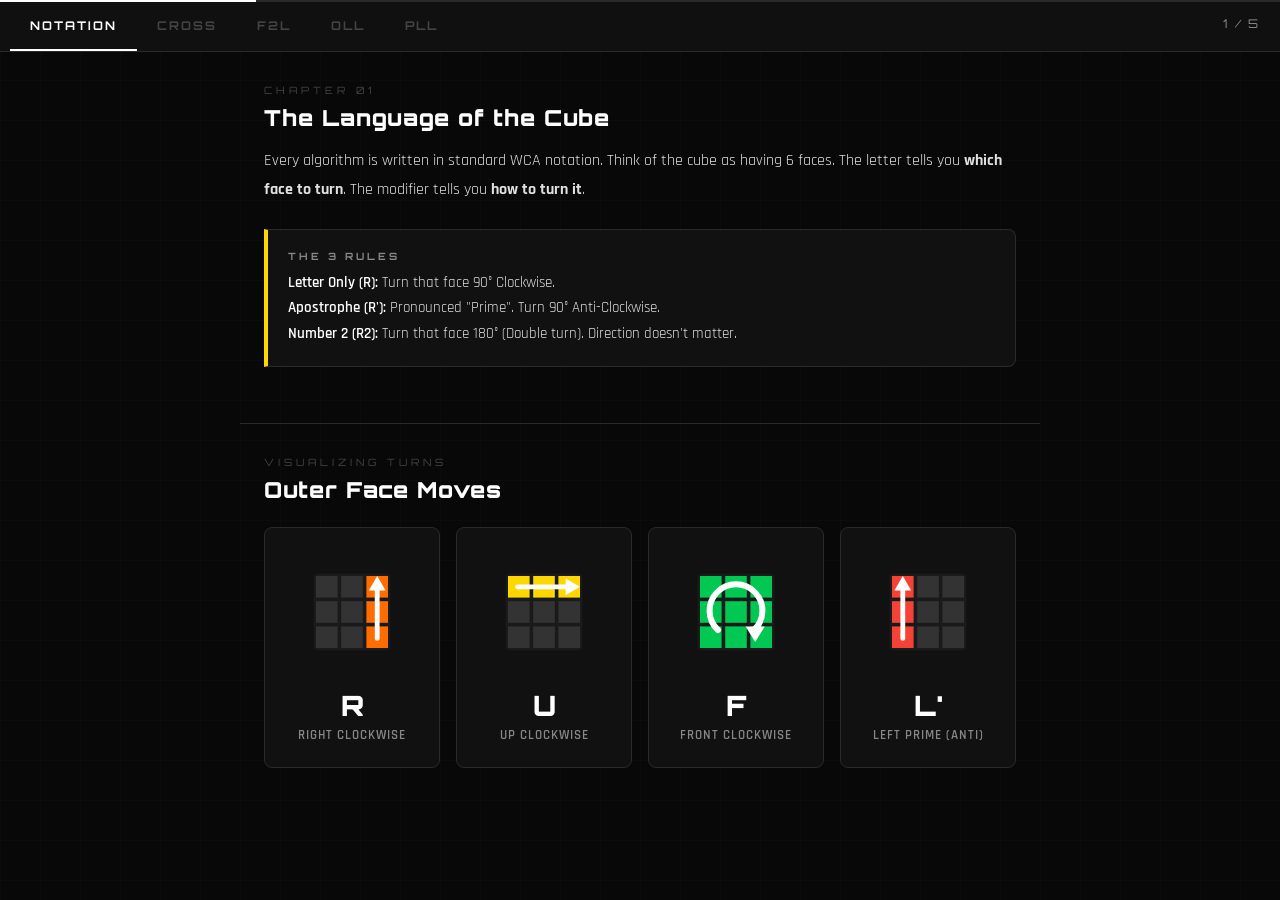
<file: learn.html>
<!DOCTYPE html>
<html lang="en">
<head>
<meta charset="UTF-8">
<meta name="viewport" content="width=device-width, initial-scale=1.0, user-scalable=no">
<meta name="theme-color" content="#080808">
<title>CUBE AI — Learn</title>
<link rel="preconnect" href="https://fonts.googleapis.com">
<link href="https://fonts.googleapis.com/css2?family=Orbitron:wght@400;700;900&family=Rajdhani:wght@300;400;500;600;700&display=swap" rel="stylesheet">
<style>
:root {
  --bg: #080808; --bg2: #111111; --bg3: #1a1a1a;
  --w: #ffffff; --g1: #e0e0e0; --g2: #888888; --g3: #444444; --g4: #2a2a2a;
  --border: 1px solid #2a2a2a; --border-w: 1px solid #ffffff;
  --fd: 'Orbitron', monospace; --fb: 'Rajdhani', sans-serif;
  
  /* Cube Colors */
  --cY: #ffd700; --cW: #ffffff; --cG: #00c853; 
  --cB: #2979ff; --cR: #f44336; --cO: #ff6d00; 
  --cGray: #333333; --cDark: #1a1a1a;
}

* { margin: 0; padding: 0; box-sizing: border-box; }
html, body { width: 100%; height: 100%; background: var(--bg); color: var(--w); font-family: var(--fb); overflow: hidden; }

/* Background Grid */
.grid-bg { position: fixed; inset: 0; pointer-events: none; z-index: 0; background-image: linear-gradient(rgba(255,255,255,0.02) 1px, transparent 1px), linear-gradient(90deg, rgba(255,255,255,0.02) 1px, transparent 1px); background-size: 40px 40px; }
#app { position: relative; z-index: 1; width: 100%; height: 100%; display: flex; flex-direction: column; }

/* Header & Nav */
.chapter-indicator { position: fixed; top: 16px; right: 20px; z-index: 100; font-family: var(--fd); font-size: 12px; letter-spacing: 2px; color: var(--g2); text-transform: uppercase; }
.chapter-nav { display: flex; overflow-x: auto; border-bottom: var(--border); flex-shrink: 0; background: rgba(17, 17, 17, 0.95); backdrop-filter: blur(5px); padding: 0 10px; }
.chapter-nav::-webkit-scrollbar { height: 0; }
.chapter-btn { padding: 16px 20px; white-space: nowrap; font-family: var(--fd); font-size: 12px; font-weight: 700; letter-spacing: 2px; text-transform: uppercase; color: var(--g3); cursor: pointer; border-bottom: 2px solid transparent; transition: all 0.2s; }
.chapter-btn:hover { color: var(--g1); }
.chapter-btn.active { color: var(--w); border-bottom-color: var(--w); }
.progress-bar { height: 2px; background: var(--g4); flex-shrink: 0; }
.progress-fill { height: 100%; background: var(--w); transition: width 0.4s cubic-bezier(0.4, 0, 0.2, 1); }

/* Main Content Area */
.content { flex: 1; overflow-y: auto; padding: 0 0 80px 0; scroll-behavior: smooth; }
.content::-webkit-scrollbar { width: 4px; }
.content::-webkit-scrollbar-thumb { background: var(--g3); border-radius: 4px; }
.chapter { display: none; animation: fadeIn 0.3s ease; }
.chapter.active { display: block; }
@keyframes fadeIn { from { opacity: 0; transform: translateY(10px); } to { opacity: 1; transform: translateY(0); } }

/* Section Formatting */
.section { padding: 32px 24px; max-width: 800px; margin: 0 auto; }
.section + .section { border-top: var(--border); }
.section-num { font-family: var(--fd); font-size: 10px; letter-spacing: 4px; color: var(--g3); text-transform: uppercase; margin-bottom: 8px; }
.section-title { font-family: var(--fd); font-size: 22px; font-weight: 900; letter-spacing: 1px; margin-bottom: 16px; color: var(--w); }
.section-intro { font-size: 16px; color: var(--g1); line-height: 1.8; margin-bottom: 24px; font-weight: 400; }

/* Typography & Text blocks */
.callout { background: var(--bg2); border: var(--border); border-left: 4px solid var(--w); padding: 20px; margin: 24px 0; border-radius: 0 8px 8px 0; }
.callout.tip { border-left-color: var(--cY); }
.callout.warning { border-left-color: var(--cR); }
.callout-label { font-family: var(--fd); font-size: 10px; font-weight: 700; letter-spacing: 3px; text-transform: uppercase; color: var(--g2); margin-bottom: 8px; }
.callout p { font-size: 15px; color: var(--g1); line-height: 1.7; }
.callout strong { color: var(--w); font-weight: 600; }

/* Practice Button */
.practice-btn { display: block; width: 100%; background: var(--w); color: var(--bg); font-family: var(--fd); font-size: 16px; font-weight: 900; letter-spacing: 3px; text-transform: uppercase; text-align: center; padding: 20px; border: none; border-radius: 4px; margin: 32px 0 16px 0; cursor: pointer; transition: all 0.2s; box-shadow: 0 4px 15px rgba(255,255,255,0.1); }
.practice-btn:hover { background: var(--cY); transform: translateY(-2px); box-shadow: 0 6px 20px rgba(255,215,0,0.2); }
.practice-btn:active { transform: translateY(0); }

/* --- SVGs --- */
.svg-notation { width: 100%; max-width: 120px; height: auto; display: block; margin: 0 auto 16px auto; }
.svg-oll-pll { width: 90px; height: 90px; flex-shrink: 0; }

/* Grid Fills */
.f-y { fill: var(--cY); }      /* Yellow Sticker */
.f-g { fill: var(--cGray); }   /* Unoriented/Gray Sticker */
.f-b { fill: var(--cDark); }   /* Black Grid Background */

/* Notation Grid */
.notation-grid { display: grid; grid-template-columns: repeat(auto-fit, minmax(140px, 1fr)); gap: 16px; margin: 24px 0; }
.notation-card { background: var(--bg2); border: var(--border); border-radius: 8px; padding: 24px 16px; text-align: center; transition: background 0.2s; }
.notation-card:hover { background: var(--bg3); }
.notation-move { font-family: var(--fd); font-size: 28px; font-weight: 900; color: var(--w); margin-bottom: 4px; }
.notation-name { font-size: 13px; font-weight: 600; letter-spacing: 1px; color: var(--g2); text-transform: uppercase; }

/* Algorithm Lists */
.alg-list { display: flex; flex-direction: column; gap: 12px; margin-top: 16px; }
.alg-item { background: var(--bg2); border: var(--border); border-radius: 8px; padding: 20px; display: flex; gap: 24px; align-items: center; }
.alg-info { flex: 1; }
.alg-name { font-family: var(--fb); font-size: 16px; font-weight: 700; letter-spacing: 1px; margin-bottom: 6px; color: var(--w); }
.alg-moves { font-family: var(--fd); font-size: 15px; color: var(--cY); letter-spacing: 1px; line-height: 1.5; word-break: break-word; }
.alg-desc { font-size: 13px; color: var(--g2); margin-top: 8px; line-height: 1.5; }

/* Step-by-step layout */
.step-container { display: flex; flex-direction: column; gap: 24px; margin: 24px 0; }
.step-row { display: flex; gap: 20px; align-items: flex-start; }
.step-number { width: 36px; height: 36px; border-radius: 50%; background: var(--bg3); border: var(--border-w); display: flex; align-items: center; justify-content: center; font-family: var(--fd); font-size: 14px; font-weight: 900; flex-shrink: 0; color: var(--w); }
.step-text h4 { font-family: var(--fd); font-size: 16px; margin-bottom: 8px; letter-spacing: 1px; }
.step-text p { font-size: 15px; color: var(--g1); line-height: 1.6; }

</style>
</head>
<body>
<div class="grid-bg"></div>
<div id="app">
  <div class="chapter-indicator" id="chap-indicator">1 / 5</div>
  <div class="progress-bar"><div class="progress-fill" id="prog-fill" style="width:20%"></div></div>

  <div class="chapter-nav" id="chapter-nav">
    <div class="chapter-btn active" onclick="showChapter('notation', 0)">Notation</div>
    <div class="chapter-btn" onclick="showChapter('cross', 1)">Cross</div>
    <div class="chapter-btn" onclick="showChapter('f2l', 2)">F2L</div>
    <div class="chapter-btn" onclick="showChapter('oll', 3)">OLL</div>
    <div class="chapter-btn" onclick="showChapter('pll', 4)">PLL</div>
  </div>

  <div class="content" id="content">

    <div class="chapter active" id="ch-notation">
      <div class="section">
        <div class="section-num">Chapter 01</div>
        <div class="section-title">The Language of the Cube</div>
        <div class="section-intro">Every algorithm is written in standard WCA notation. Think of the cube as having 6 faces. The letter tells you <strong>which face to turn</strong>. The modifier tells you <strong>how to turn it</strong>.</div>

        <div class="callout tip">
          <div class="callout-label">The 3 Rules</div>
          <p>
            <strong>Letter Only (R):</strong> Turn that face 90° Clockwise.<br>
            <strong>Apostrophe (R'):</strong> Pronounced "Prime". Turn 90° Anti-Clockwise.<br>
            <strong>Number 2 (R2):</strong> Turn that face 180° (Double turn). Direction doesn't matter.
          </p>
        </div>
      </div>

      <div class="section">
        <div class="section-num">Visualizing Turns</div>
        <div class="section-title">Outer Face Moves</div>
        <div class="notation-grid">
          
          <div class="notation-card">
            <svg class="svg-notation" viewBox="0 0 100 100">
              <rect x="18" y="18" width="64" height="64" class="f-b" rx="4"/>
              <rect x="20" y="20" width="18" height="18" class="f-g"/><rect x="20" y="41" width="18" height="18" class="f-g"/><rect x="20" y="62" width="18" height="18" class="f-g"/>
              <rect x="41" y="20" width="18" height="18" class="f-g"/><rect x="41" y="41" width="18" height="18" class="f-g"/><rect x="41" y="62" width="18" height="18" class="f-g"/>
              <rect x="62" y="20" width="18" height="18" fill="#ff6d00"/><rect x="62" y="41" width="18" height="18" fill="#ff6d00"/><rect x="62" y="62" width="18" height="18" fill="#ff6d00"/>
              <path d="M 71 72 L 71 28" stroke="#fff" stroke-width="4" stroke-linecap="round"/>
              <polygon points="71,20 64,32 78,32" fill="#fff"/>
            </svg>
            <div class="notation-move">R</div>
            <div class="notation-name">Right Clockwise</div>
          </div>

          <div class="notation-card">
            <svg class="svg-notation" viewBox="0 0 100 100">
              <rect x="18" y="18" width="64" height="64" class="f-b" rx="4"/>
              <rect x="20" y="20" width="18" height="18" class="f-y"/><rect x="41" y="20" width="18" height="18" class="f-y"/><rect x="62" y="20" width="18" height="18" class="f-y"/>
              <rect x="20" y="41" width="18" height="18" class="f-g"/><rect x="41" y="41" width="18" height="18" class="f-g"/><rect x="62" y="41" width="18" height="18" class="f-g"/>
              <rect x="20" y="62" width="18" height="18" class="f-g"/><rect x="41" y="62" width="18" height="18" class="f-g"/><rect x="62" y="62" width="18" height="18" class="f-g"/>
              <path d="M 28 29 L 72 29" stroke="#fff" stroke-width="4" stroke-linecap="round"/>
              <polygon points="80,29 68,22 68,36" fill="#fff"/>
            </svg>
            <div class="notation-move">U</div>
            <div class="notation-name">Up Clockwise</div>
          </div>

          <div class="notation-card">
            <svg class="svg-notation" viewBox="0 0 100 100">
              <rect x="18" y="18" width="64" height="64" class="f-b" rx="4"/>
              <rect x="20" y="20" width="18" height="18" fill="#00c853"/><rect x="41" y="20" width="18" height="18" fill="#00c853"/><rect x="62" y="20" width="18" height="18" fill="#00c853"/>
              <rect x="20" y="41" width="18" height="18" fill="#00c853"/><rect x="41" y="41" width="18" height="18" fill="#00c853"/><rect x="62" y="41" width="18" height="18" fill="#00c853"/>
              <rect x="20" y="62" width="18" height="18" fill="#00c853"/><rect x="41" y="62" width="18" height="18" fill="#00c853"/><rect x="62" y="62" width="18" height="18" fill="#00c853"/>
              <path d="M 35 65 A 22 22 0 1 1 65 65" fill="none" stroke="#fff" stroke-width="5" stroke-linecap="round"/>
              <polygon points="66,75 58,62 74,62" fill="#fff"/>
            </svg>
            <div class="notation-move">F</div>
            <div class="notation-name">Front Clockwise</div>
          </div>

          <div class="notation-card">
            <svg class="svg-notation" viewBox="0 0 100 100">
              <rect x="18" y="18" width="64" height="64" class="f-b" rx="4"/>
              <rect x="20" y="20" width="18" height="18" fill="#f44336"/><rect x="20" y="41" width="18" height="18" fill="#f44336"/><rect x="20" y="62" width="18" height="18" fill="#f44336"/>
              <rect x="41" y="20" width="18" height="18" class="f-g"/><rect x="41" y="41" width="18" height="18" class="f-g"/><rect x="41" y="62" width="18" height="18" class="f-g"/>
              <rect x="62" y="20" width="18" height="18" class="f-g"/><rect x="62" y="41" width="18" height="18" class="f-g"/><rect x="62" y="62" width="18" height="18" class="f-g"/>
              <path d="M 29 72 L 29 28" stroke="#fff" stroke-width="4" stroke-linecap="round"/>
              <polygon points="29,20 22,32 36,32" fill="#fff"/>
            </svg>
            <div class="notation-move">L'</div>
            <div class="notation-name">Left Prime (Anti)</div>
          </div>

        </div>
      </div>
    </div>


    <div class="chapter" id="ch-cross">
      <div class="section">
        <div class="section-num">Chapter 02</div>
        <div class="section-title">The White Cross</div>
        <div class="section-intro">The foundation of the solve. You need to form a White Cross on the bottom face. But there is a strict rule: <strong>The side colors of your white edges MUST match the center pieces of the adjacent faces.</strong></div>

        <div class="step-container">
          <div class="step-row">
            <div class="step-number">1</div>
            <div class="step-text">
              <h4>The Beginner "Daisy" Method</h4>
              <p>If building directly on the bottom is confusing, build it on top first. Move all 4 White edges to surround the Yellow center piece. Orientation of the side colors doesn't matter yet.</p>
            </div>
          </div>
          <div class="step-row">
            <div class="step-number">2</div>
            <div class="step-text">
              <h4>Match and Drop</h4>
              <p>Look at the side color of one of your top white edges (e.g., Red). Rotate the top layer (U) until that Red edge lines up over the Red center piece. Once matched, turn that front face twice (F2) to drop it to the bottom. Repeat 3 more times.</p>
            </div>
          </div>
        </div>

        <button class="practice-btn" onclick="goToPractice('cross')">Practice Cross</button>
      </div>
    </div>


    <div class="chapter" id="ch-f2l">
      <div class="section">
        <div class="section-num">Chapter 03</div>
        <div class="section-title">First Two Layers (F2L)</div>
        <div class="section-intro">Forget solving corner-by-corner and edge-by-edge. F2L combines them. You find a matching Corner (has white) and Edge (no white), pair them up in the top layer, and insert them into their slot simultaneously.</div>

        <div class="callout tip">
          <div class="callout-label">The Golden Rule of F2L</div>
          <p>If the white sticker is pointing UP, you match the edge to its center color. If the white sticker is on the SIDE, you look at the top colors of the two pieces to decide how to pair them.</p>
        </div>

        <div class="section-title" style="margin-top: 40px; font-size: 18px;">The 3 Basic Scenarios</div>
        <div class="step-container">
          <div class="step-row">
            <div class="step-number">A</div>
            <div class="step-text">
              <h4>Top Colors are Different</h4>
              <p>When the corner and edge are on top, and their top-facing colors are different (e.g., Corner is Green, Edge is Red). You simply bring them together so they connect smoothly, then insert using <strong>R U' R'</strong>.</p>
            </div>
          </div>
          <div class="step-row">
            <div class="step-number">B</div>
            <div class="step-text">
              <h4>Top Colors are the Same</h4>
              <p>If both top colors match (e.g., both are Red), you need to "Hide" the corner in the bottom layer, move the edge away, and bring the corner back up so they form a pair separated by one block. Insert with <strong>R U R'</strong>.</p>
            </div>
          </div>
          <div class="step-row">
            <div class="step-number">C</div>
            <div class="step-text">
              <h4>White is Pointing Up</h4>
              <p>Match the edge piece with its center color. Turn that face away from you, rotate the top layer so the corner drops directly on top of the edge, then pull them both back up. The pair is made.</p>
            </div>
          </div>
        </div>

        <button class="practice-btn" onclick="goToPractice('f2l')">Practice F2L</button>
      </div>
    </div>


    <div class="chapter" id="ch-oll">
      <div class="section">
        <div class="section-num">Chapter 04</div>
        <div class="section-title">Orient Last Layer (OLL)</div>
        <div class="section-intro">Make the entire top face Yellow. We will use the <strong>2-Look</strong> method. First, make a yellow cross (Step 1). Then, orient the yellow corners (Step 2).</div>

        <div class="callout tip">
          <div class="callout-label">How to read these diagrams</div>
          <p>You are looking straight down at the top of the 3x3 grid. The thin bars on the outside edges represent Yellow stickers that are facing sideways.</p>
        </div>

        <h3 class="section-title" style="font-size: 18px; margin-top: 32px;">Step 1: Yellow Edges (Cross)</h3>
        <div class="alg-list">
          
          <div class="alg-item">
            <svg class="svg-oll-pll" viewBox="0 0 120 120">
              <rect x="16" y="16" width="88" height="88" class="f-b" rx="4"/>
              <rect x="20" y="20" width="24" height="24" class="f-g"/> <rect x="48" y="20" width="24" height="24" class="f-g"/> <rect x="76" y="20" width="24" height="24" class="f-g"/>
              <rect x="20" y="48" width="24" height="24" class="f-y"/> <rect x="48" y="48" width="24" height="24" class="f-y"/> <rect x="76" y="48" width="24" height="24" class="f-y"/>
              <rect x="20" y="76" width="24" height="24" class="f-g"/> <rect x="48" y="76" width="24" height="24" class="f-g"/> <rect x="76" y="76" width="24" height="24" class="f-g"/>
            </svg>
            <div class="alg-info">
              <div class="alg-name">Horizontal Line</div>
              <div class="alg-moves">F R U R' U' F'</div>
              <div class="alg-desc">Make sure the yellow line is horizontal across the center before executing.</div>
            </div>
          </div>

          <div class="alg-item">
            <svg class="svg-oll-pll" viewBox="0 0 120 120">
              <rect x="16" y="16" width="88" height="88" class="f-b" rx="4"/>
              <rect x="20" y="20" width="24" height="24" class="f-g"/> <rect x="48" y="20" width="24" height="24" class="f-y"/> <rect x="76" y="20" width="24" height="24" class="f-g"/>
              <rect x="20" y="48" width="24" height="24" class="f-y"/> <rect x="48" y="48" width="24" height="24" class="f-y"/> <rect x="76" y="48" width="24" height="24" class="f-g"/>
              <rect x="20" y="76" width="24" height="24" class="f-g"/> <rect x="48" y="76" width="24" height="24" class="f-g"/> <rect x="76" y="76" width="24" height="24" class="f-g"/>
            </svg>
            <div class="alg-info">
              <div class="alg-name">Angle (L-Shape)</div>
              <div class="alg-moves">f R U R' U' f'</div>
              <div class="alg-desc">Hold the yellow edges at 9 o'clock and 12 o'clock (Left and Back).</div>
            </div>
          </div>

        </div>

        <h3 class="section-title" style="font-size: 18px; margin-top: 40px;">Step 2: Yellow Corners</h3>
        <div class="alg-list">
          
          <div class="alg-item">
            <svg class="svg-oll-pll" viewBox="0 0 120 120">
              <rect x="16" y="16" width="88" height="88" class="f-b" rx="4"/>
              <rect x="20" y="20" width="24" height="24" class="f-g"/> <rect x="48" y="20" width="24" height="24" class="f-y"/> <rect x="76" y="20" width="24" height="24" class="f-g"/>
              <rect x="20" y="48" width="24" height="24" class="f-y"/> <rect x="48" y="48" width="24" height="24" class="f-y"/> <rect x="76" y="48" width="24" height="24" class="f-y"/>
              <rect x="20" y="76" width="24" height="24" class="f-y"/> <rect x="48" y="76" width="24" height="24" class="f-y"/> <rect x="76" y="76" width="24" height="24" class="f-g"/>
              <rect x="4" y="20" width="8" height="24" class="f-y" rx="2"/>  <rect x="76" y="4" width="24" height="8" class="f-y" rx="2"/>  <rect x="108" y="76" width="8" height="24" class="f-y" rx="2"/> </svg>
            <div class="alg-info">
              <div class="alg-name">Sune (Case 27)</div>
              <div class="alg-moves">R U R' U R U2 R'</div>
              <div class="alg-desc">One corner is yellow. Hold it in the Bottom-Left.</div>
            </div>
          </div>

          <div class="alg-item">
            <svg class="svg-oll-pll" viewBox="0 0 120 120">
              <rect x="16" y="16" width="88" height="88" class="f-b" rx="4"/>
              <rect x="20" y="20" width="24" height="24" class="f-g"/> <rect x="48" y="20" width="24" height="24" class="f-y"/> <rect x="76" y="20" width="24" height="24" class="f-g"/>
              <rect x="20" y="48" width="24" height="24" class="f-y"/> <rect x="48" y="48" width="24" height="24" class="f-y"/> <rect x="76" y="48" width="24" height="24" class="f-y"/>
              <rect x="20" y="76" width="24" height="24" class="f-g"/> <rect x="48" y="76" width="24" height="24" class="f-y"/> <rect x="76" y="76" width="24" height="24" class="f-y"/>
              <rect x="20" y="108" width="24" height="8" class="f-y" rx="2"/> <rect x="4" y="20" width="8" height="24" class="f-y" rx="2"/>  <rect x="76" y="4" width="24" height="8" class="f-y" rx="2"/>  </svg>
            <div class="alg-info">
              <div class="alg-name">Anti-Sune (Case 26)</div>
              <div class="alg-moves">R U2 R' U' R U' R'</div>
              <div class="alg-desc">One corner is yellow. Hold it in the Bottom-Right.</div>
            </div>
          </div>

          <div class="alg-item">
            <svg class="svg-oll-pll" viewBox="0 0 120 120">
              <rect x="16" y="16" width="88" height="88" class="f-b" rx="4"/>
              <rect x="20" y="20" width="24" height="24" class="f-g"/> <rect x="48" y="20" width="24" height="24" class="f-y"/> <rect x="76" y="20" width="24" height="24" class="f-g"/>
              <rect x="20" y="48" width="24" height="24" class="f-y"/> <rect x="48" y="48" width="24" height="24" class="f-y"/> <rect x="76" y="48" width="24" height="24" class="f-y"/>
              <rect x="20" y="76" width="24" height="24" class="f-g"/> <rect x="48" y="76" width="24" height="24" class="f-y"/> <rect x="76" y="76" width="24" height="24" class="f-g"/>
              <rect x="20" y="4" width="24" height="8" class="f-y" rx="2"/>
              <rect x="76" y="4" width="24" height="8" class="f-y" rx="2"/>
              <rect x="20" y="108" width="24" height="8" class="f-y" rx="2"/>
              <rect x="76" y="108" width="24" height="8" class="f-y" rx="2"/>
            </svg>
            <div class="alg-info">
              <div class="alg-name">H / Cross (Case 21)</div>
              <div class="alg-moves">F R U R' U' R U R' U' R U R' U' F'</div>
              <div class="alg-desc">No corners yellow. Headlights facing front AND back.</div>
            </div>
          </div>

        </div>

        <button class="practice-btn" onclick="goToPractice('oll')">Practice OLL</button>
      </div>
    </div>


    <div class="chapter" id="ch-pll">
      <div class="section">
        <div class="section-num">Chapter 05</div>
        <div class="section-title">Permute Last Layer (PLL)</div>
        <div class="section-intro">The top is completely Yellow. Now we move the pieces around to finish the cube. Step 1 swaps the corners. Step 2 swaps the edges.</div>

        <h3 class="section-title" style="font-size: 18px; margin-top: 32px;">Step 1: Corners</h3>
        <div class="alg-list">

          <div class="alg-item">
            <svg class="svg-oll-pll" viewBox="0 0 120 120">
              <rect x="16" y="16" width="88" height="88" class="f-b" rx="4"/>
              <rect x="20" y="20" width="24" height="24" class="f-y"/> <rect x="48" y="20" width="24" height="24" class="f-y"/> <rect x="76" y="20" width="24" height="24" class="f-y"/>
              <rect x="20" y="48" width="24" height="24" class="f-y"/> <rect x="48" y="48" width="24" height="24" class="f-y"/> <rect x="76" y="48" width="24" height="24" class="f-y"/>
              <rect x="20" y="76" width="24" height="24" class="f-y"/> <rect x="48" y="76" width="24" height="24" class="f-y"/> <rect x="76" y="76" width="24" height="24" class="f-y"/>
              
              <path d="M 88 45 L 88 75" stroke="#080808" stroke-width="4" stroke-linecap="round"/>
              <polygon points="88,35 94,47 82,47" fill="#080808"/>
              <polygon points="88,85 94,73 82,73" fill="#080808"/>
            </svg>
            <div class="alg-info">
              <div class="alg-name">Adjacent Swap (T Perm)</div>
              <div class="alg-moves">R U R' U' R' F R2 U' R' U' R U R' F'</div>
              <div class="alg-desc">Look for "Headlights" (two corners same color on one side). Hold them on the LEFT.</div>
            </div>
          </div>

          <div class="alg-item">
            <svg class="svg-oll-pll" viewBox="0 0 120 120">
              <rect x="16" y="16" width="88" height="88" class="f-b" rx="4"/>
              <rect x="20" y="20" width="24" height="24" class="f-y"/> <rect x="48" y="20" width="24" height="24" class="f-y"/> <rect x="76" y="20" width="24" height="24" class="f-y"/>
              <rect x="20" y="48" width="24" height="24" class="f-y"/> <rect x="48" y="48" width="24" height="24" class="f-y"/> <rect x="76" y="48" width="24" height="24" class="f-y"/>
              <rect x="20" y="76" width="24" height="24" class="f-y"/> <rect x="48" y="76" width="24" height="24" class="f-y"/> <rect x="76" y="76" width="24" height="24" class="f-y"/>
              
              <path d="M 42 42 L 78 78" stroke="#080808" stroke-width="4" stroke-linecap="round"/>
              <polygon points="34,34 46,34 34,46" fill="#080808"/>
              <polygon points="86,86 74,86 86,74" fill="#080808"/>
            </svg>
            <div class="alg-info">
              <div class="alg-name">Diagonal Swap (Y Perm)</div>
              <div class="alg-moves">F R U' R' U' R U R' F' R U R' U' R' F R F'</div>
              <div class="alg-desc">No headlights anywhere. Swaps diagonal corners.</div>
            </div>
          </div>

        </div>

        <h3 class="section-title" style="font-size: 18px; margin-top: 40px;">Step 2: Edges</h3>
        <div class="alg-list">

          <div class="alg-item">
            <svg class="svg-oll-pll" viewBox="0 0 120 120">
              <rect x="16" y="16" width="88" height="88" class="f-b" rx="4"/>
              <rect x="20" y="20" width="24" height="24" class="f-y"/> <rect x="48" y="20" width="24" height="24" class="f-y"/> <rect x="76" y="20" width="24" height="24" class="f-y"/>
              <rect x="20" y="48" width="24" height="24" class="f-y"/> <rect x="48" y="48" width="24" height="24" class="f-y"/> <rect x="76" y="48" width="24" height="24" class="f-y"/>
              <rect x="20" y="76" width="24" height="24" class="f-y"/> <rect x="48" y="76" width="24" height="24" class="f-y"/> <rect x="76" y="76" width="24" height="24" class="f-y"/>
              
              <path d="M 60 78 A 18 18 0 1 1 78 60" fill="none" stroke="#080808" stroke-width="4" stroke-linecap="round"/>
              <polygon points="78,65 72,55 84,55" fill="#080808"/>
            </svg>
            <div class="alg-info">
              <div class="alg-name">Ua Perm (Clockwise)</div>
              <div class="alg-moves">M2 U M U2 M' U M2</div>
              <div class="alg-desc">One solid bar is solved. Hold it at the BACK. Cycles 3 front edges clockwise.</div>
            </div>
          </div>

          <div class="alg-item">
            <svg class="svg-oll-pll" viewBox="0 0 120 120">
              <rect x="16" y="16" width="88" height="88" class="f-b" rx="4"/>
              <rect x="20" y="20" width="24" height="24" class="f-y"/> <rect x="48" y="20" width="24" height="24" class="f-y"/> <rect x="76" y="20" width="24" height="24" class="f-y"/>
              <rect x="20" y="48" width="24" height="24" class="f-y"/> <rect x="48" y="48" width="24" height="24" class="f-y"/> <rect x="76" y="48" width="24" height="24" class="f-y"/>
              <rect x="20" y="76" width="24" height="24" class="f-y"/> <rect x="48" y="76" width="24" height="24" class="f-y"/> <rect x="76" y="76" width="24" height="24" class="f-y"/>
              
              <path d="M 40 60 L 80 60" stroke="#080808" stroke-width="4" stroke-linecap="round"/>
              <polygon points="40,60 48,54 48,66" fill="#080808"/>
              <polygon points="80,60 72,54 72,66" fill="#080808"/>
              <path d="M 60 40 L 60 80" stroke="#080808" stroke-width="4" stroke-linecap="round"/>
              <polygon points="60,40 54,48 66,48" fill="#080808"/>
              <polygon points="60,80 54,72 66,72" fill="#080808"/>
            </svg>
            <div class="alg-info">
              <div class="alg-name">H Perm (Opposites)</div>
              <div class="alg-moves">M2 U M2 U2 M2 U M2</div>
              <div class="alg-desc">No solid bars. Every edge needs to go to the opposite side.</div>
            </div>
          </div>

        </div>

        <button class="practice-btn" onclick="goToPractice('pll')">Practice PLL</button>
      </div>
    </div>

  </div>
</div>

<script>
// Navigation Logic
function showChapter(name, idx) {
  document.querySelectorAll('.chapter').forEach(ch => ch.classList.remove('active'));
  document.getElementById('ch-' + name).classList.add('active');
  
  document.querySelectorAll('.chapter-btn').forEach((btn, i) => {
    btn.classList.toggle('active', i === idx);
  });
  
  document.getElementById('chap-indicator').textContent = (idx + 1) + ' / 5';
  document.getElementById('prog-fill').style.width = ((idx + 1) * 20) + '%';
  document.getElementById('content').scrollTop = 0;
}

// Redirect logic
function goToPractice(stage) {
  const url = `index.html?tab=practice&stage=${stage}`;
  if (window.parent && window.parent !== window) {
    if (typeof window.parent.showScreen === 'function') window.parent.showScreen('practice');
    if (typeof window.parent.setPStage === 'function') window.parent.setPStage(stage);
    try { window.parent.history.replaceState(null, '', url); } catch (e) { }
  } else {
    window.location.href = url;
  }
}
</script>
</body>
</html>
</file>
